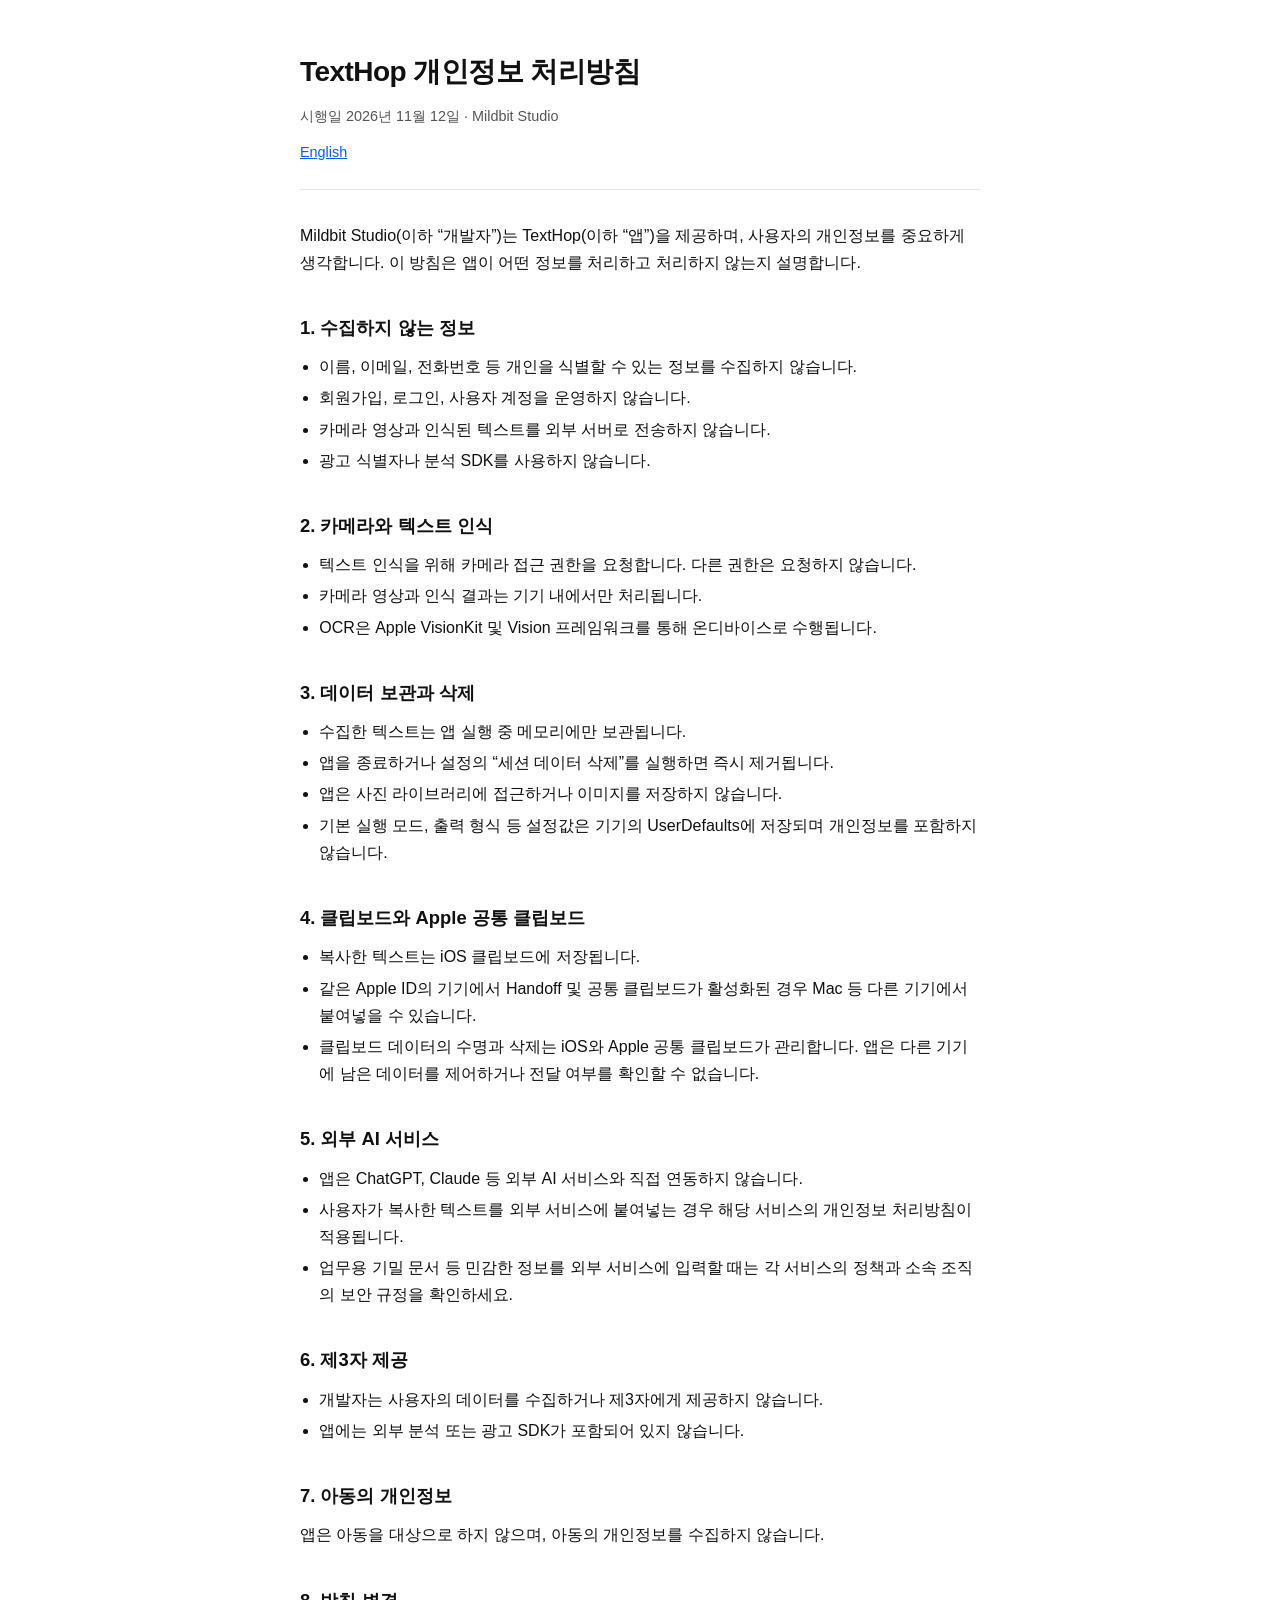
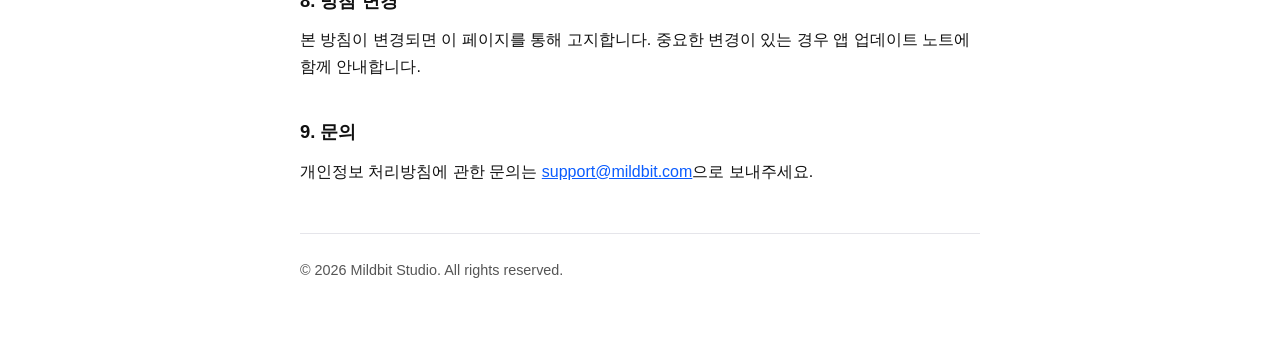
<file: index.html>
<!DOCTYPE html>
<html lang="ko">
<head>
<meta charset="utf-8">
<meta name="viewport" content="width=device-width, initial-scale=1">
<title>TextHop 개인정보 처리방침</title>
<link rel="stylesheet" href="style.css">
</head>
<body>
<main>
  <header>
    <h1>TextHop 개인정보 처리방침</h1>
    <p class="meta">시행일 2026년 11월 12일 · Mildbit Studio</p>
    <p class="lang"><a href="en/">English</a></p>
  </header>

  <p>Mildbit Studio(이하 “개발자”)는 TextHop(이하 “앱”)을 제공하며, 사용자의 개인정보를 중요하게 생각합니다. 이 방침은 앱이 어떤 정보를 처리하고 처리하지 않는지 설명합니다.</p>

  <h2>1. 수집하지 않는 정보</h2>
  <ul>
    <li>이름, 이메일, 전화번호 등 개인을 식별할 수 있는 정보를 수집하지 않습니다.</li>
    <li>회원가입, 로그인, 사용자 계정을 운영하지 않습니다.</li>
    <li>카메라 영상과 인식된 텍스트를 외부 서버로 전송하지 않습니다.</li>
    <li>광고 식별자나 분석 SDK를 사용하지 않습니다.</li>
  </ul>

  <h2>2. 카메라와 텍스트 인식</h2>
  <ul>
    <li>텍스트 인식을 위해 카메라 접근 권한을 요청합니다. 다른 권한은 요청하지 않습니다.</li>
    <li>카메라 영상과 인식 결과는 기기 내에서만 처리됩니다.</li>
    <li>OCR은 Apple VisionKit 및 Vision 프레임워크를 통해 온디바이스로 수행됩니다.</li>
  </ul>

  <h2>3. 데이터 보관과 삭제</h2>
  <ul>
    <li>수집한 텍스트는 앱 실행 중 메모리에만 보관됩니다.</li>
    <li>앱을 종료하거나 설정의 “세션 데이터 삭제”를 실행하면 즉시 제거됩니다.</li>
    <li>앱은 사진 라이브러리에 접근하거나 이미지를 저장하지 않습니다.</li>
    <li>기본 실행 모드, 출력 형식 등 설정값은 기기의 UserDefaults에 저장되며 개인정보를 포함하지 않습니다.</li>
  </ul>

  <h2>4. 클립보드와 Apple 공통 클립보드</h2>
  <ul>
    <li>복사한 텍스트는 iOS 클립보드에 저장됩니다.</li>
    <li>같은 Apple ID의 기기에서 Handoff 및 공통 클립보드가 활성화된 경우 Mac 등 다른 기기에서 붙여넣을 수 있습니다.</li>
    <li>클립보드 데이터의 수명과 삭제는 iOS와 Apple 공통 클립보드가 관리합니다. 앱은 다른 기기에 남은 데이터를 제어하거나 전달 여부를 확인할 수 없습니다.</li>
  </ul>

  <h2>5. 외부 AI 서비스</h2>
  <ul>
    <li>앱은 ChatGPT, Claude 등 외부 AI 서비스와 직접 연동하지 않습니다.</li>
    <li>사용자가 복사한 텍스트를 외부 서비스에 붙여넣는 경우 해당 서비스의 개인정보 처리방침이 적용됩니다.</li>
    <li>업무용 기밀 문서 등 민감한 정보를 외부 서비스에 입력할 때는 각 서비스의 정책과 소속 조직의 보안 규정을 확인하세요.</li>
  </ul>

  <h2>6. 제3자 제공</h2>
  <ul>
    <li>개발자는 사용자의 데이터를 수집하거나 제3자에게 제공하지 않습니다.</li>
    <li>앱에는 외부 분석 또는 광고 SDK가 포함되어 있지 않습니다.</li>
  </ul>

  <h2>7. 아동의 개인정보</h2>
  <p>앱은 아동을 대상으로 하지 않으며, 아동의 개인정보를 수집하지 않습니다.</p>

  <h2>8. 방침 변경</h2>
  <p>본 방침이 변경되면 이 페이지를 통해 고지합니다. 중요한 변경이 있는 경우 앱 업데이트 노트에 함께 안내합니다.</p>

  <h2>9. 문의</h2>
  <p>개인정보 처리방침에 관한 문의는 <a href="mailto:support@mildbit.com">support@mildbit.com</a>으로 보내주세요.</p>

  <footer>© 2026 Mildbit Studio. All rights reserved.</footer>
</main>
</body>
</html>
</file>
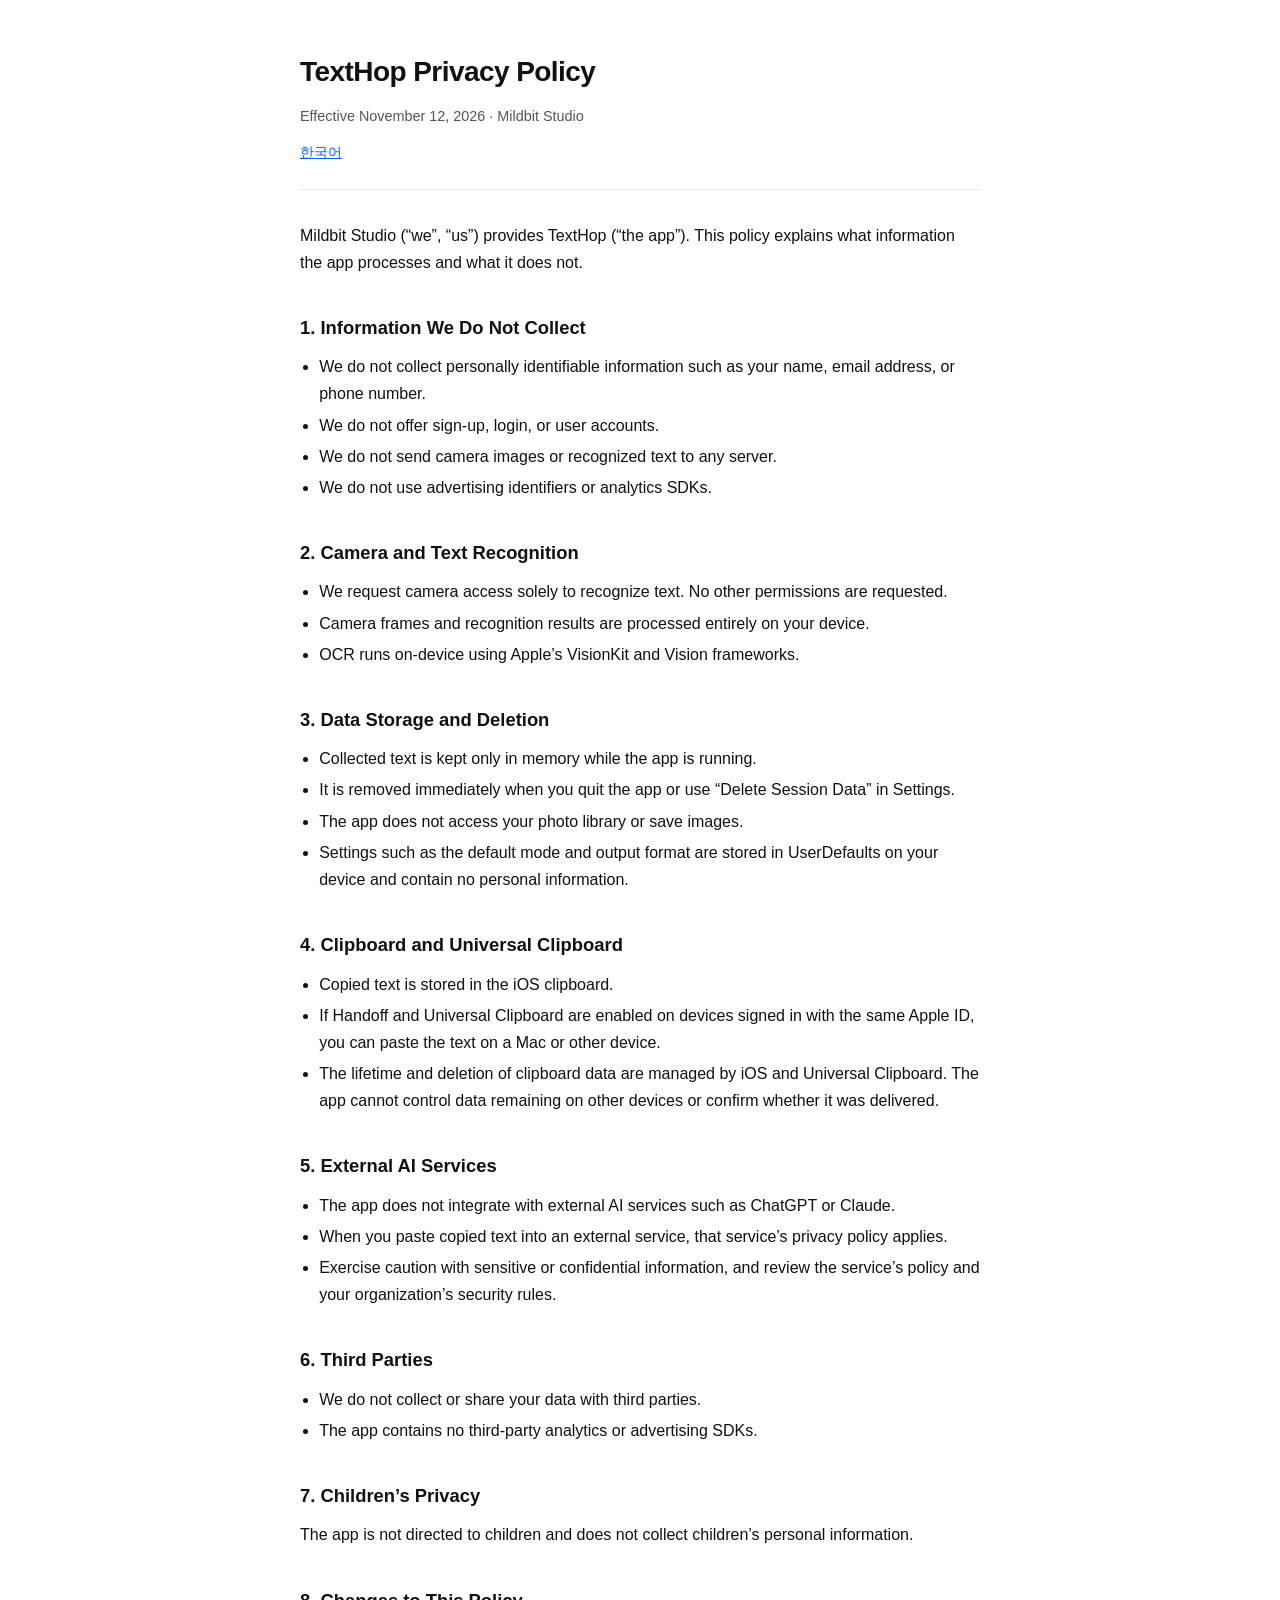
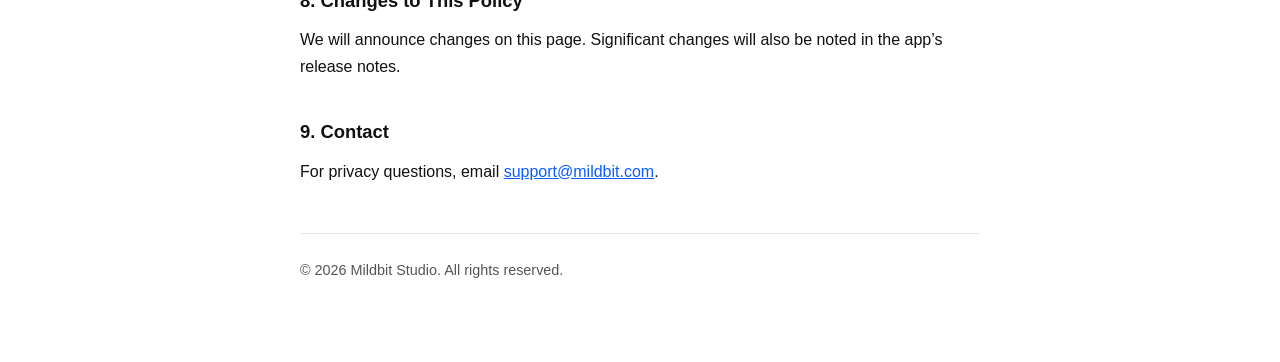
<file: en/index.html>
<!DOCTYPE html>
<html lang="en">
<head>
<meta charset="utf-8">
<meta name="viewport" content="width=device-width, initial-scale=1">
<title>TextHop Privacy Policy</title>
<link rel="stylesheet" href="../style.css">
</head>
<body>
<main>
  <header>
    <h1>TextHop Privacy Policy</h1>
    <p class="meta">Effective November 12, 2026 · Mildbit Studio</p>
    <p class="lang"><a href="../">한국어</a></p>
  </header>

  <p>Mildbit Studio (“we”, “us”) provides TextHop (“the app”). This policy explains what information the app processes and what it does not.</p>

  <h2>1. Information We Do Not Collect</h2>
  <ul>
    <li>We do not collect personally identifiable information such as your name, email address, or phone number.</li>
    <li>We do not offer sign-up, login, or user accounts.</li>
    <li>We do not send camera images or recognized text to any server.</li>
    <li>We do not use advertising identifiers or analytics SDKs.</li>
  </ul>

  <h2>2. Camera and Text Recognition</h2>
  <ul>
    <li>We request camera access solely to recognize text. No other permissions are requested.</li>
    <li>Camera frames and recognition results are processed entirely on your device.</li>
    <li>OCR runs on-device using Apple’s VisionKit and Vision frameworks.</li>
  </ul>

  <h2>3. Data Storage and Deletion</h2>
  <ul>
    <li>Collected text is kept only in memory while the app is running.</li>
    <li>It is removed immediately when you quit the app or use “Delete Session Data” in Settings.</li>
    <li>The app does not access your photo library or save images.</li>
    <li>Settings such as the default mode and output format are stored in UserDefaults on your device and contain no personal information.</li>
  </ul>

  <h2>4. Clipboard and Universal Clipboard</h2>
  <ul>
    <li>Copied text is stored in the iOS clipboard.</li>
    <li>If Handoff and Universal Clipboard are enabled on devices signed in with the same Apple ID, you can paste the text on a Mac or other device.</li>
    <li>The lifetime and deletion of clipboard data are managed by iOS and Universal Clipboard. The app cannot control data remaining on other devices or confirm whether it was delivered.</li>
  </ul>

  <h2>5. External AI Services</h2>
  <ul>
    <li>The app does not integrate with external AI services such as ChatGPT or Claude.</li>
    <li>When you paste copied text into an external service, that service’s privacy policy applies.</li>
    <li>Exercise caution with sensitive or confidential information, and review the service’s policy and your organization’s security rules.</li>
  </ul>

  <h2>6. Third Parties</h2>
  <ul>
    <li>We do not collect or share your data with third parties.</li>
    <li>The app contains no third-party analytics or advertising SDKs.</li>
  </ul>

  <h2>7. Children’s Privacy</h2>
  <p>The app is not directed to children and does not collect children’s personal information.</p>

  <h2>8. Changes to This Policy</h2>
  <p>We will announce changes on this page. Significant changes will also be noted in the app’s release notes.</p>

  <h2>9. Contact</h2>
  <p>For privacy questions, email <a href="mailto:support@mildbit.com">support@mildbit.com</a>.</p>

  <footer>© 2026 Mildbit Studio. All rights reserved.</footer>
</main>
</body>
</html>
</file>
<file: style.css>
:root {
  color-scheme: light dark;
  --fg: #111;
  --muted: #555;
  --bg: #fff;
  --accent: #0a5cff;
  --border: #e5e5ea;
}

@media (prefers-color-scheme: dark) {
  :root {
    --fg: #f5f5f7;
    --muted: #a1a1a6;
    --bg: #0b0b0f;
    --accent: #5c9dff;
    --border: #2c2c30;
  }
}

* { box-sizing: border-box; }

body {
  margin: 0;
  background: var(--bg);
  color: var(--fg);
  font: 16px/1.7 -apple-system, BlinkMacSystemFont, "Apple SD Gothic Neo", "Segoe UI", Roboto, sans-serif;
  -webkit-font-smoothing: antialiased;
}

main { max-width: 720px; margin: 0 auto; padding: 48px 20px 80px; }

header { padding-bottom: 24px; border-bottom: 1px solid var(--border); margin-bottom: 32px; }

h1 { font-size: 1.75rem; margin: 0 0 8px; letter-spacing: -0.02em; }

.meta { color: var(--muted); font-size: 0.9rem; margin: 0; }

.lang { margin: 12px 0 0; font-size: 0.9rem; }

h2 { font-size: 1.15rem; margin: 36px 0 10px; }

p { margin: 10px 0; }

ul { padding-left: 1.2em; margin: 10px 0; }

li { margin: 4px 0; }

a { color: var(--accent); }

footer { margin-top: 48px; padding-top: 24px; border-top: 1px solid var(--border); color: var(--muted); font-size: 0.9rem; }
</file>
